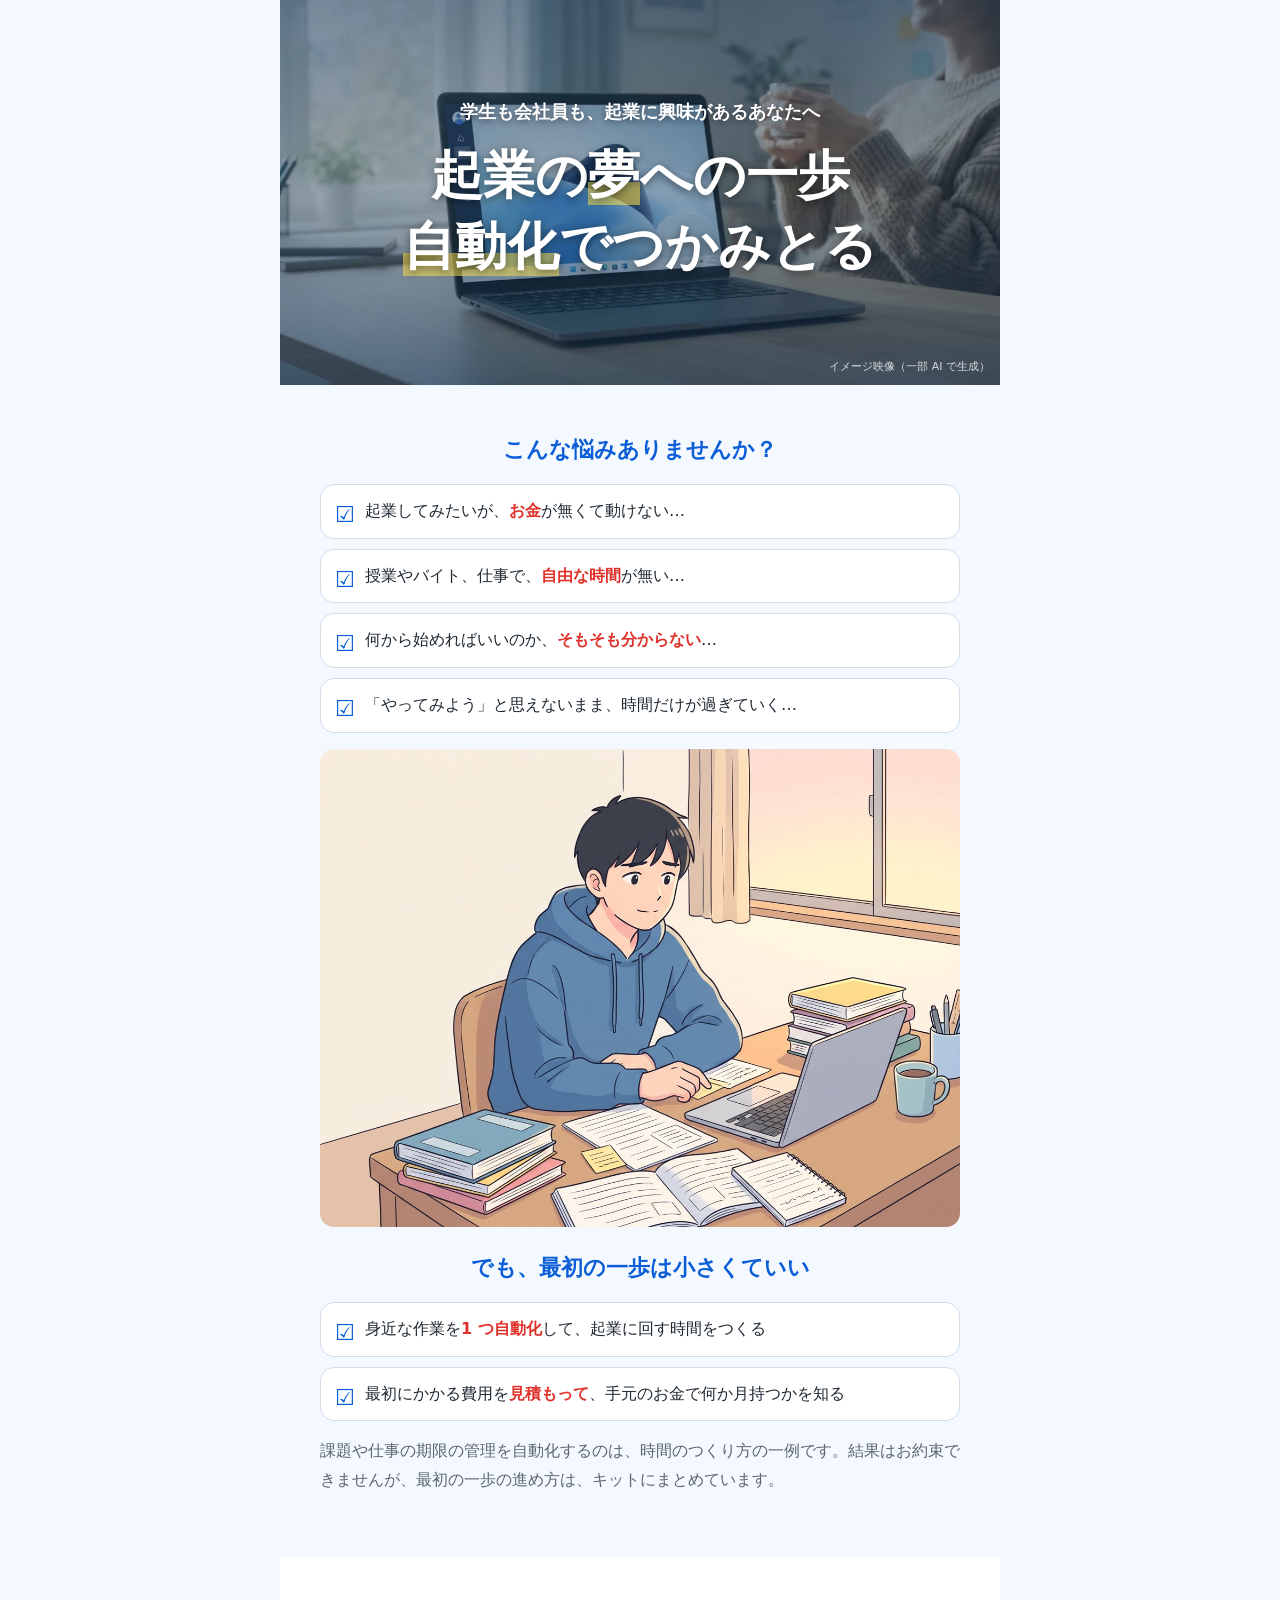
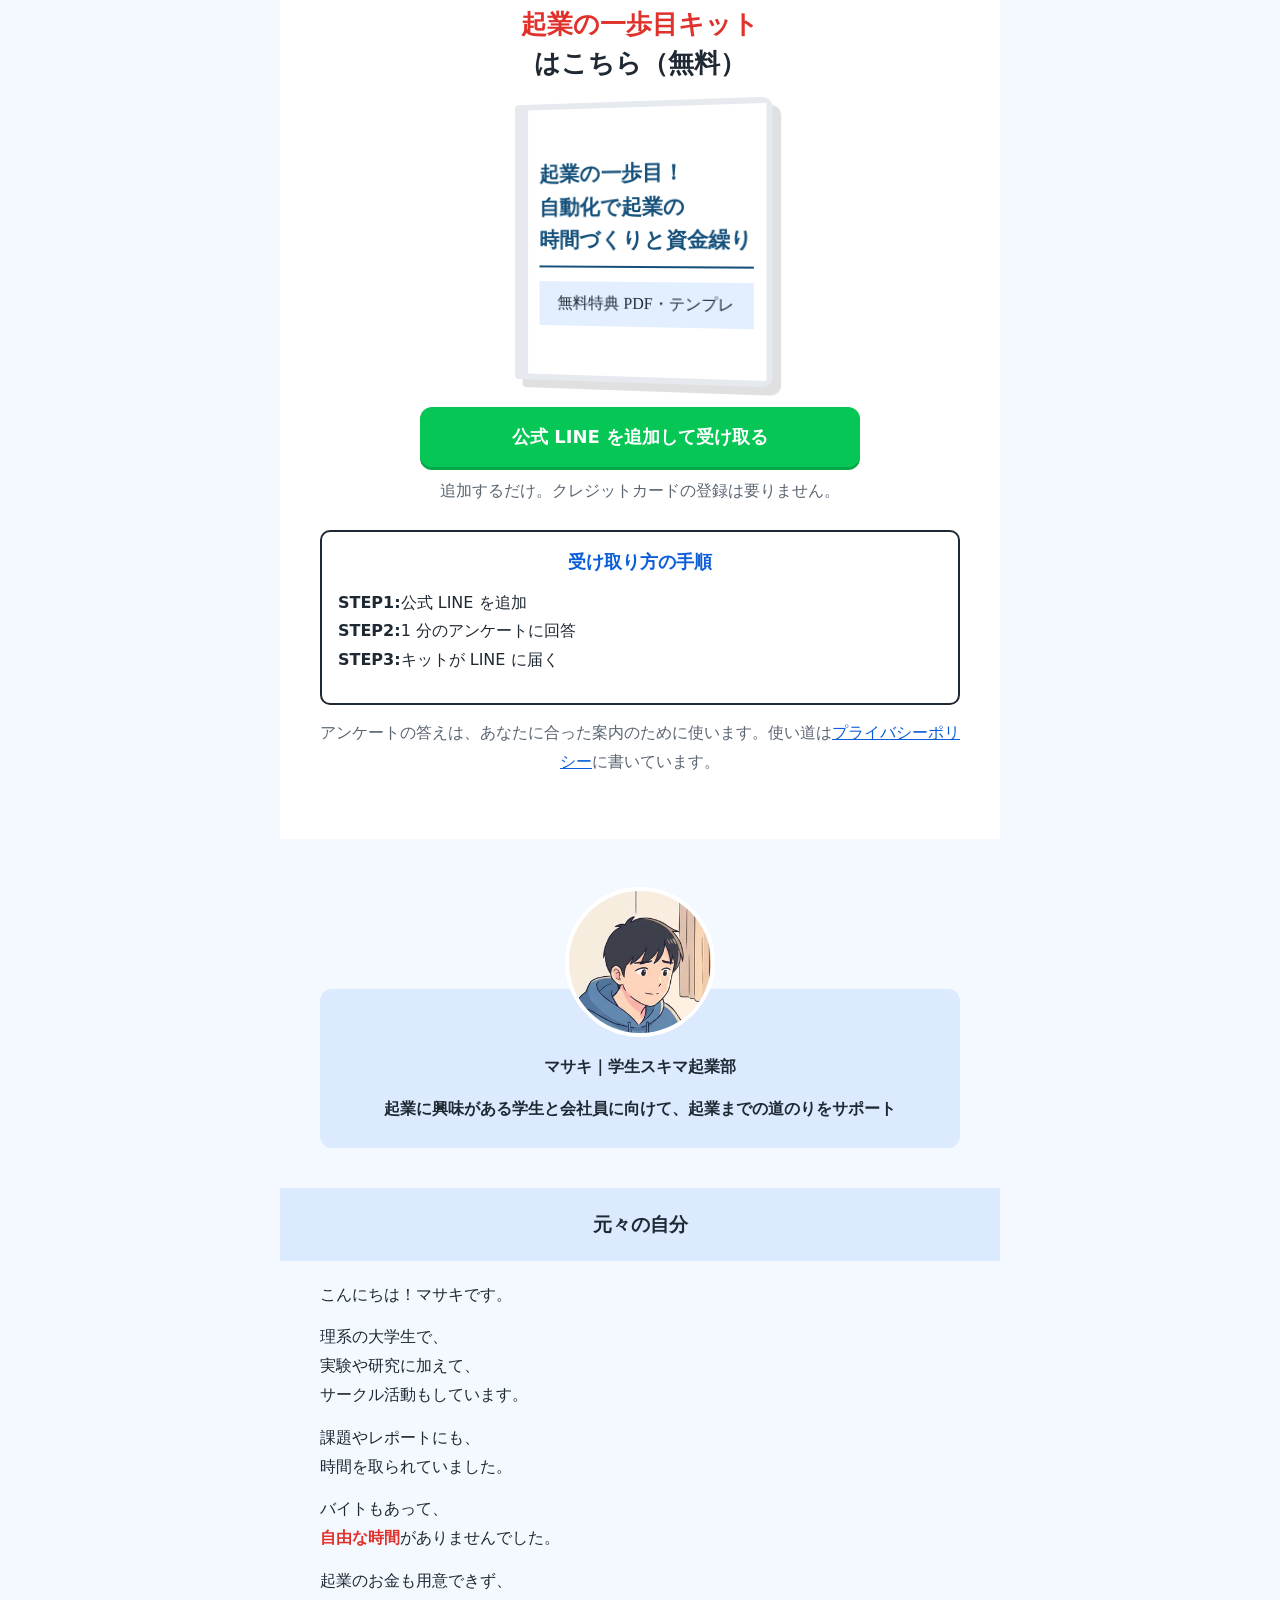
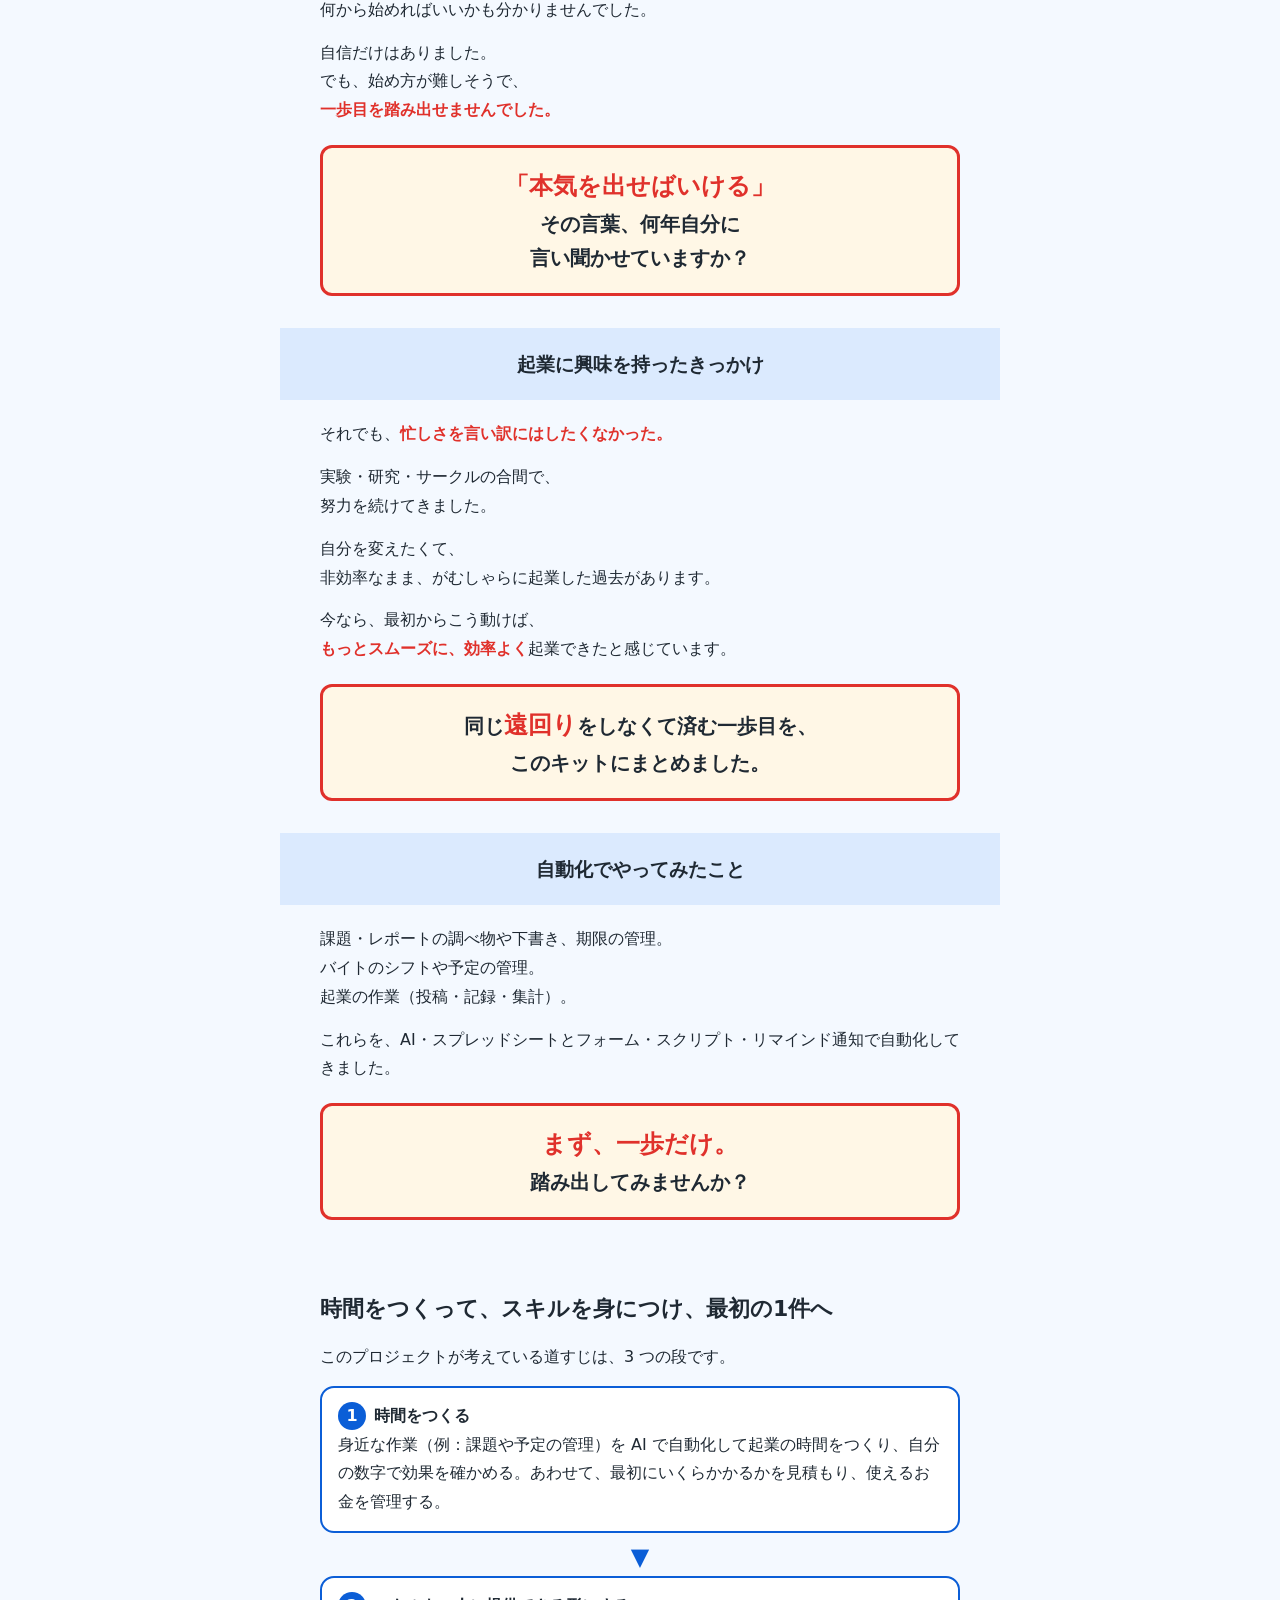
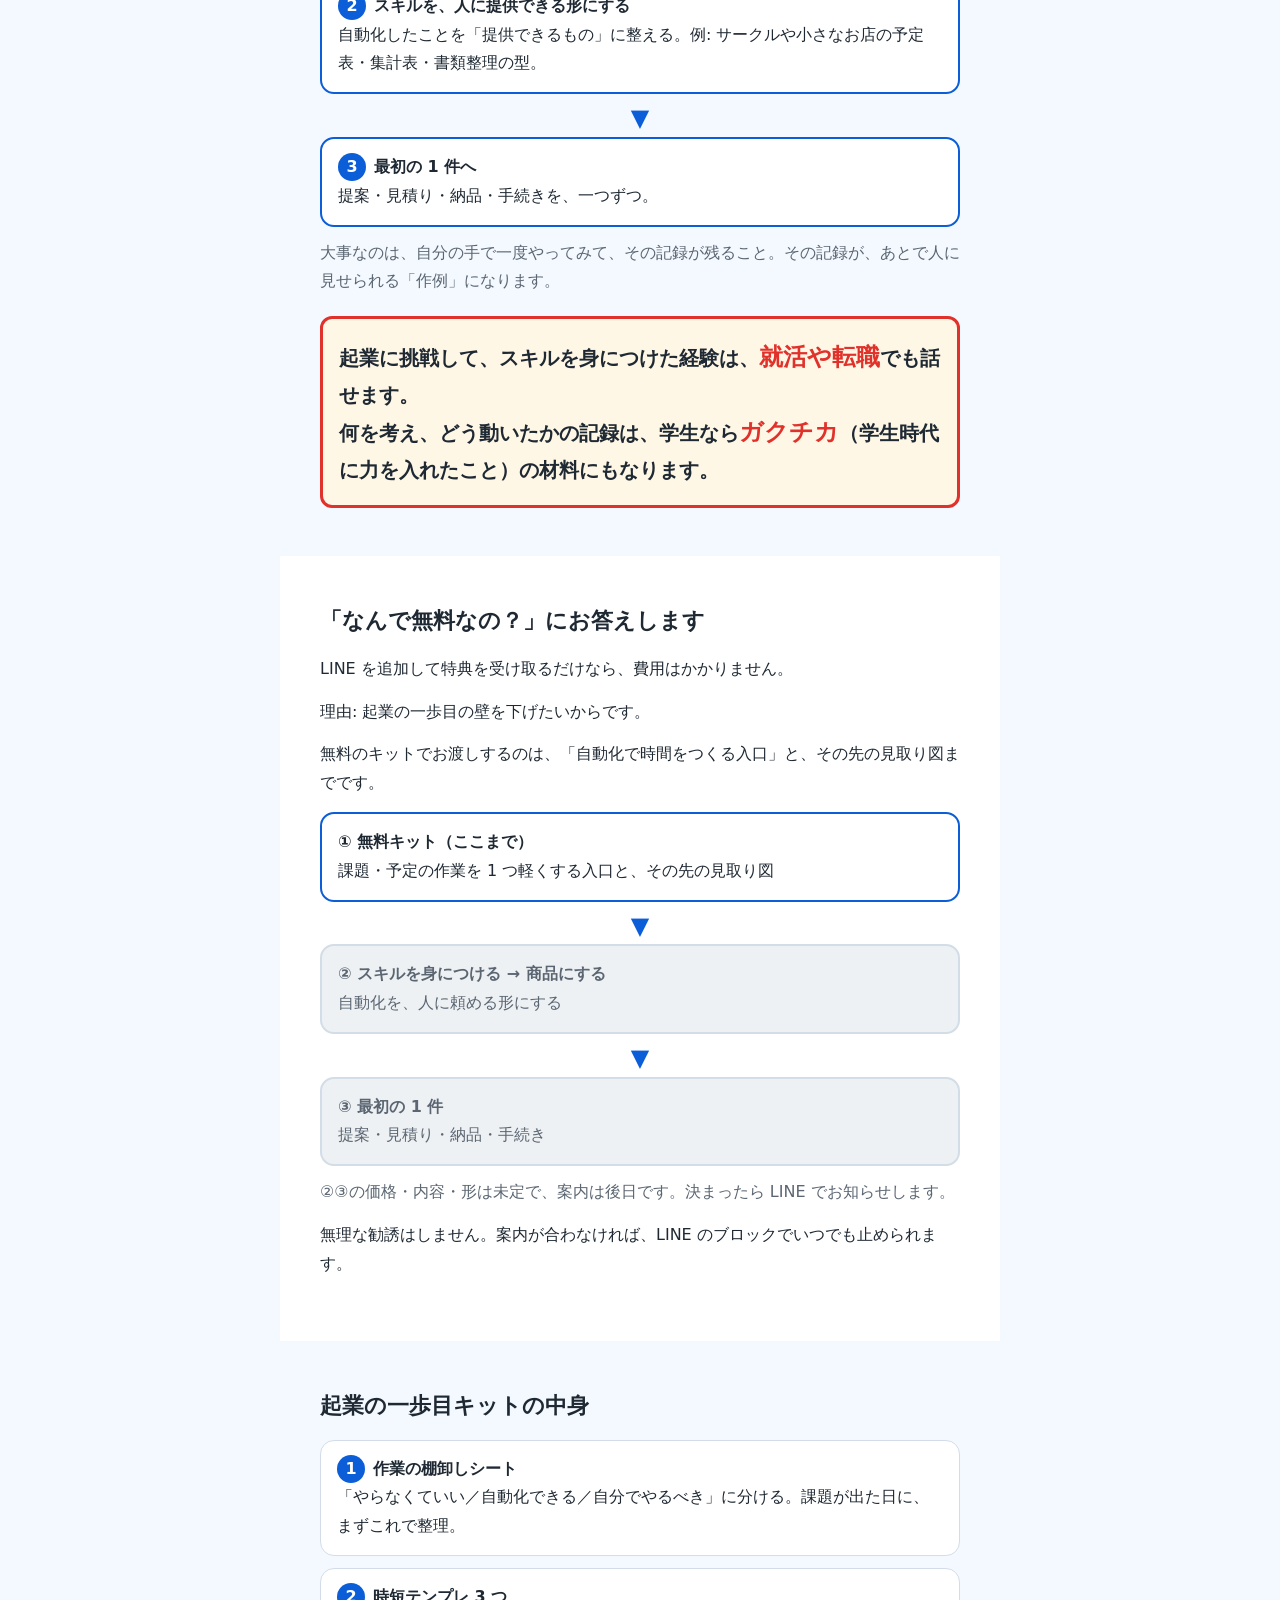
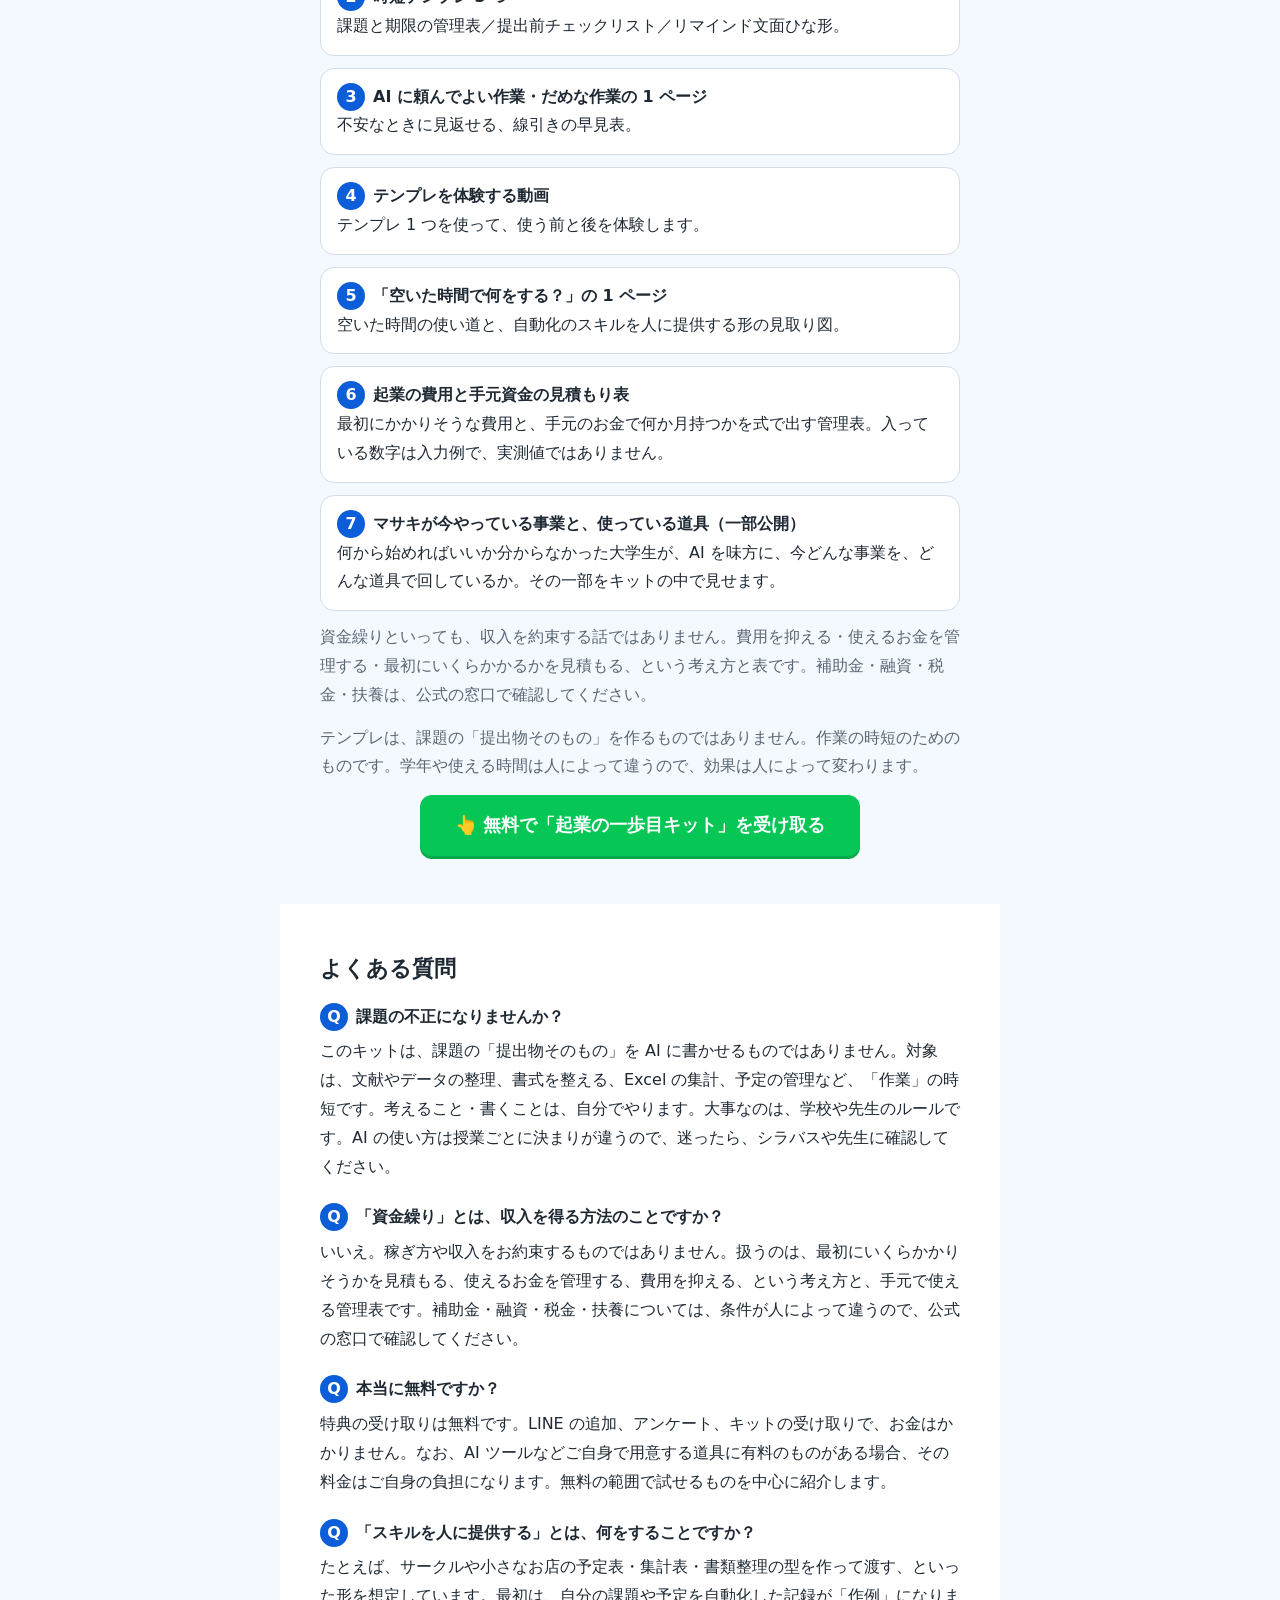
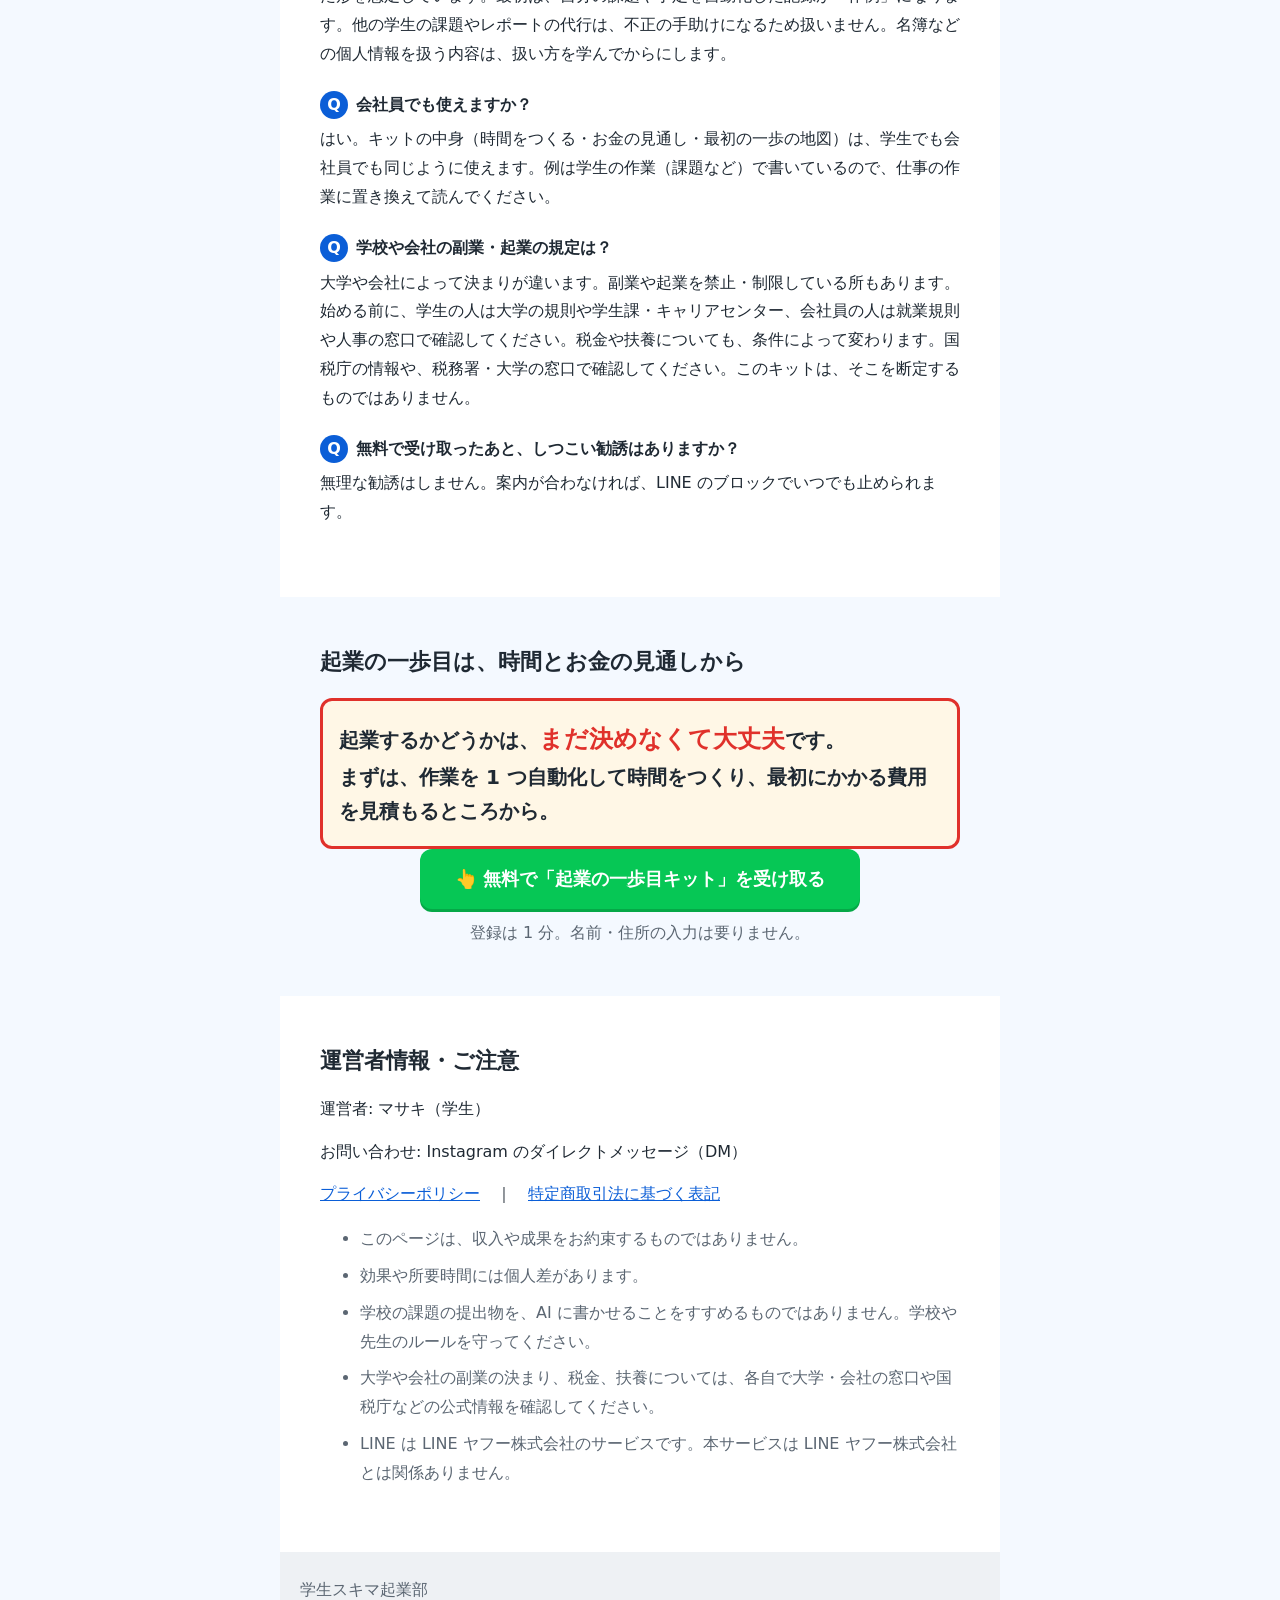
<file: index.html>
<!doctype html>
<html lang="ja">
<head>
<meta charset="utf-8">
<meta name="viewport" content="width=device-width, initial-scale=1">
<!-- 公開時: 次の noindex の 1 行を削除する（README の手順 4）。 -->
<meta name="robots" content="noindex, nofollow">
<title>学生スキマ起業部｜起業の一歩目！自動化で起業の時間づくりと資金繰り</title>
<meta name="description" content="起業の一歩目に必要な「時間」と「お金の見通し」を、自動化と資金繰りの考え方でつくる学生のための入口。課題の自動化は時間のつくり方の例。起業の一歩目キットをLINEで無料配布しています。">
<meta property="og:type" content="website">
<meta property="og:locale" content="ja_JP">
<meta property="og:site_name" content="学生スキマ起業部">
<meta property="og:title" content="学生スキマ起業部｜起業の一歩目！自動化で起業の時間づくりと資金繰り">
<meta property="og:description" content="起業の一歩目！自動化で起業の時間づくりと資金繰り。起業の一歩目キットをLINEで無料配布。">
<meta property="og:url" content="https://skima-kigyo.github.io/">
<meta property="og:image" content="https://skima-kigyo.github.io/assets/ogp.png">
<meta name="twitter:card" content="summary_large_image">
<meta name="theme-color" content="#0b5ed7">
<link rel="icon" type="image/png" href="assets/favicon.png">
<link rel="apple-touch-icon" href="assets/apple-touch-icon.png">
<link rel="stylesheet" href="assets/style.css">
</head>
<body>
<div class="wrap">

<!-- 1 フック（画像の型: 大見出し → 悩み → でも → 特典 → LINE → 手順 → 運営者 → 原体験） -->
<section class="hero2 has-video">
  <video class="hero-video" src="assets/hero_agent_both.mp4" poster="assets/hero_agent.jpg" autoplay muted loop playsinline preload="metadata" aria-hidden="true"></video>
  <div class="hero-veil"></div>
  <p class="h-small">学生も会社員も、起業に興味があるあなたへ</p>
  <h1 class="h-big">起業の<span class="h-em">夢</span>への一歩<br><span class="h-em">自動化</span>でつかみとる</h1>
  <p class="hero-note">イメージ映像（一部 AI で生成）</p>
</section>

<section class="center-sec">
  <h2 class="blue">こんな悩みありませんか？</h2>
  <ul class="checklist">
    <li>起業してみたいが、<span class="r">お金</span>が無くて動けない…</li>
    <li>授業やバイト、仕事で、<span class="r">自由な時間</span>が無い…</li>
    <li>何から始めればいいのか、<span class="r">そもそも分からない</span>…</li>
    <li>「やってみよう」と思えないまま、時間だけが過ぎていく…</li>
  </ul>
  <img class="scene" src="assets/masaki.jpg" width="1200" height="896" alt="課題の本とノートパソコンに囲まれ、机で少し疲れた顔をしている大学生（イメージ）" loading="lazy">
  <h2 class="blue">でも、最初の一歩は小さくていい</h2>
  <ul class="checklist">
    <li>身近な作業を<span class="r">1 つ自動化</span>して、起業に回す時間をつくる</li>
    <li>最初にかかる費用を<span class="r">見積もって</span>、手元のお金で何か月持つかを知る</li>
  </ul>
  <p class="small">課題や仕事の期限の管理を自動化するのは、時間のつくり方の一例です。結果はお約束できませんが、最初の一歩の進め方は、キットにまとめています。</p>
</section>

<section class="gift">
  <h2 class="gift-title"><span class="r">起業の一歩目キット</span><br>はこちら（無料）</h2>
  <div class="book" role="img" aria-label="起業の一歩目キットの表紙（イメージ）">
    <div class="book-in">
      <div class="book-t">起業の一歩目！<br>自動化で起業の<br>時間づくりと資金繰り</div>
      <div class="book-m">無料特典 PDF・テンプレ</div>
    </div>
  </div>
  <a class="btn" href="https://lin.ee/NAtQcFl">公式 LINE を追加して受け取る</a>
  <p class="btn-note">追加するだけ。クレジットカードの登録は要りません。</p>
  <div class="recv">
    <h3 class="blue">受け取り方の手順</h3>
    <p><strong>STEP1:</strong>公式 LINE を追加<br><strong>STEP2:</strong>1 分のアンケートに回答<br><strong>STEP3:</strong>キットが LINE に届く</p>
  </div>
  <p class="small">アンケートの答えは、あなたに合った案内のために使います。使い道は<a href="privacy.html">プライバシーポリシー</a>に書いています。</p>
</section>

<section class="profile">
  <img class="avatar avatar-img" src="assets/masaki_face.jpg" width="150" height="150" alt="マサキ（イメージ）">
  <div class="pcard">
    <p><strong>マサキ｜学生スキマ起業部</strong></p>
    <p>起業に興味がある学生と会社員に向けて、起業までの道のりをサポート</p>
  </div>
</section>

<!-- ここから 運営者の原体験（実体験が書けなければ、この塊を丸ごと削除。創作しない） -->
<section class="story" id="story">
  <h2 class="band">元々の自分</h2>
  <div class="story-body">
    <p>こんにちは！マサキです。</p>
    <p>理系の大学生で、<br>実験や研究に加えて、<br>サークル活動もしています。</p>
    <p>課題やレポートにも、<br>時間を取られていました。</p>
    <p>バイトもあって、<br><span class="r">自由な時間</span>がありませんでした。</p>
    <p>起業のお金も用意できず、<br>何から始めればいいかも分かりませんでした。</p>
    <p>自信だけはありました。<br>でも、始め方が難しそうで、<br><span class="r">一歩目を踏み出せませんでした。</span></p>
    <p class="kyocho"><span class="r">「本気を出せばいける」</span><br>その言葉、何年自分に<br>言い聞かせていますか？</p>
  </div>
  <h2 class="band">起業に興味を持ったきっかけ</h2>
  <div class="story-body">
    <p>それでも、<span class="r">忙しさを言い訳にはしたくなかった。</span></p>
    <p>実験・研究・サークルの合間で、<br>努力を続けてきました。</p>
    <p>自分を変えたくて、<br>非効率なまま、がむしゃらに起業した過去があります。</p>
    <p>今なら、最初からこう動けば、<br><span class="r">もっとスムーズに、効率よく</span>起業できたと感じています。</p>
    <p class="kyocho">同じ<span class="r">遠回り</span>をしなくて済む一歩目を、<br>このキットにまとめました。</p>
  </div>
  <h2 class="band">自動化でやってみたこと</h2>
  <div class="story-body">
    <p>課題・レポートの調べ物や下書き、期限の管理。<br>バイトのシフトや予定の管理。<br>起業の作業（投稿・記録・集計）。</p>
    <p>これらを、AI・スプレッドシートとフォーム・スクリプト・リマインド通知で自動化してきました。</p>
    <p class="kyocho"><span class="r">まず、一歩だけ。</span><br>踏み出してみませんか？</p>
  </div>
</section>
<!-- ここまで 運営者の原体験 -->



<!-- 3 道すじ -->
<section>
  <h2>時間をつくって、スキルを身につけ、最初の1件へ</h2>
  <p>このプロジェクトが考えている道すじは、3 つの段です。</p>
  <div class="step-box">
    <span class="num">1</span><strong>時間をつくる</strong><br>身近な作業（例：課題や予定の管理）を AI で自動化して起業の時間をつくり、自分の数字で効果を確かめる。あわせて、最初にいくらかかるかを見積もり、使えるお金を管理する。
  </div>
  <div class="arrow" aria-hidden="true">▼</div>
  <div class="step-box">
    <span class="num">2</span><strong>スキルを、人に提供できる形にする</strong><br>自動化したことを「提供できるもの」に整える。例: サークルや小さなお店の予定表・集計表・書類整理の型。
  </div>
  <div class="arrow" aria-hidden="true">▼</div>
  <div class="step-box">
    <span class="num">3</span><strong>最初の 1 件へ</strong><br>提案・見積り・納品・手続きを、一つずつ。
  </div>
  <p class="small" style="margin-top:12px">大事なのは、自分の手で一度やってみて、その記録が残ること。その記録が、あとで人に見せられる「作例」になります。</p>
  <p class="kyocho">起業に挑戦して、スキルを身につけた経験は、<span class="r">就活や転職</span>でも話せます。<br>何を考え、どう動いたかの記録は、学生なら<span class="r">ガクチカ</span>（学生時代に力を入れたこと）の材料にもなります。</p>
</section>


<!-- 4 なぜ無料か -->
<section class="alt">
  <h2>「なんで無料なの？」にお答えします</h2>
  <p>LINE を追加して特典を受け取るだけなら、費用はかかりません。</p>
  <p>理由: 起業の一歩目の壁を下げたいからです。</p>
  <p>無料のキットでお渡しするのは、「自動化で時間をつくる入口」と、その先の見取り図までです。</p>
  <div class="step-box">
    <strong>① 無料キット（ここまで）</strong><br>課題・予定の作業を 1 つ軽くする入口と、その先の見取り図
  </div>
  <div class="arrow" aria-hidden="true">▼</div>
  <div class="step-box dim">
    <strong>② スキルを身につける → 商品にする</strong><br>自動化を、人に頼める形にする
  </div>
  <div class="arrow" aria-hidden="true">▼</div>
  <div class="step-box dim">
    <strong>③ 最初の 1 件</strong><br>提案・見積り・納品・手続き
  </div>
  <p class="small" style="margin-top:12px">②③の価格・内容・形は未定で、案内は後日です。決まったら LINE でお知らせします。</p>
  <p>無理な勧誘はしません。案内が合わなければ、LINE のブロックでいつでも止められます。</p>
</section>

<!-- 5 特典の中身 -->
<section>
  <h2>起業の一歩目キットの中身</h2>
  <div class="card"><span class="num">1</span><strong>作業の棚卸しシート</strong><br>「やらなくていい／自動化できる／自分でやるべき」に分ける。課題が出た日に、まずこれで整理。</div>
  <div class="card"><span class="num">2</span><strong>時短テンプレ 3 つ</strong><br>課題と期限の管理表／提出前チェックリスト／リマインド文面ひな形。</div>
  <div class="card"><span class="num">3</span><strong>AI に頼んでよい作業・だめな作業の 1 ページ</strong><br>不安なときに見返せる、線引きの早見表。</div>
  <div class="card"><span class="num">4</span><strong>テンプレを体験する動画</strong><br>テンプレ 1 つを使って、使う前と後を体験します。</div>
  <div class="card"><span class="num">5</span><strong>「空いた時間で何をする？」の 1 ページ</strong><br>空いた時間の使い道と、自動化のスキルを人に提供する形の見取り図。</div>
  <div class="card"><span class="num">6</span><strong>起業の費用と手元資金の見積もり表</strong><br>最初にかかりそうな費用と、手元のお金で何か月持つかを式で出す管理表。入っている数字は入力例で、実測値ではありません。</div>
  <div class="card"><span class="num">7</span><strong>マサキが今やっている事業と、使っている道具（一部公開）</strong><br>何から始めればいいか分からなかった大学生が、AI を味方に、今どんな事業を、どんな道具で回しているか。その一部をキットの中で見せます。</div>
  <p class="small">資金繰りといっても、収入を約束する話ではありません。費用を抑える・使えるお金を管理する・最初にいくらかかるかを見積もる、という考え方と表です。補助金・融資・税金・扶養は、公式の窓口で確認してください。</p>
  <p class="small">テンプレは、課題の「提出物そのもの」を作るものではありません。作業の時短のためのものです。学年や使える時間は人によって違うので、効果は人によって変わります。</p>
  <a class="btn" href="https://lin.ee/NAtQcFl">👆 無料で「起業の一歩目キット」を受け取る</a>
</section>

<!-- 8 Q&A -->
<section class="alt">
  <h2>よくある質問</h2>
  <div class="qa">
    <div class="q">課題の不正になりませんか？</div>
    <p>このキットは、課題の「提出物そのもの」を AI に書かせるものではありません。対象は、文献やデータの整理、書式を整える、Excel の集計、予定の管理など、「作業」の時短です。考えること・書くことは、自分でやります。大事なのは、学校や先生のルールです。AI の使い方は授業ごとに決まりが違うので、迷ったら、シラバスや先生に確認してください。</p>
  </div>
  <div class="qa">
    <div class="q">「資金繰り」とは、収入を得る方法のことですか？</div>
    <p>いいえ。稼ぎ方や収入をお約束するものではありません。扱うのは、最初にいくらかかりそうかを見積もる、使えるお金を管理する、費用を抑える、という考え方と、手元で使える管理表です。補助金・融資・税金・扶養については、条件が人によって違うので、公式の窓口で確認してください。</p>
  </div>
  <div class="qa">
    <div class="q">本当に無料ですか？</div>
    <p>特典の受け取りは無料です。LINE の追加、アンケート、キットの受け取りで、お金はかかりません。なお、AI ツールなどご自身で用意する道具に有料のものがある場合、その料金はご自身の負担になります。無料の範囲で試せるものを中心に紹介します。</p>
  </div>
  <div class="qa">
    <div class="q">「スキルを人に提供する」とは、何をすることですか？</div>
    <p>たとえば、サークルや小さなお店の予定表・集計表・書類整理の型を作って渡す、といった形を想定しています。最初は、自分の課題や予定を自動化した記録が「作例」になります。他の学生の課題やレポートの代行は、不正の手助けになるため扱いません。名簿などの個人情報を扱う内容は、扱い方を学んでからにします。</p>
  </div>
  <div class="qa">
    <div class="q">会社員でも使えますか？</div>
    <p>はい。キットの中身（時間をつくる・お金の見通し・最初の一歩の地図）は、学生でも会社員でも同じように使えます。例は学生の作業（課題など）で書いているので、仕事の作業に置き換えて読んでください。</p>
  </div>
  <div class="qa">
    <div class="q">学校や会社の副業・起業の規定は？</div>
    <p>大学や会社によって決まりが違います。副業や起業を禁止・制限している所もあります。始める前に、学生の人は大学の規則や学生課・キャリアセンター、会社員の人は就業規則や人事の窓口で確認してください。税金や扶養についても、条件によって変わります。国税庁の情報や、税務署・大学の窓口で確認してください。このキットは、そこを断定するものではありません。</p>
  </div>
  <div class="qa">
    <div class="q">無料で受け取ったあと、しつこい勧誘はありますか？</div>
    <p>無理な勧誘はしません。案内が合わなければ、LINE のブロックでいつでも止められます。</p>
  </div>
</section>

<!-- 9 最後のひと押し -->
<section>
  <h2>起業の一歩目は、時間とお金の見通しから</h2>
  <p class="kyocho">起業するかどうかは、<span class="r">まだ決めなくて大丈夫</span>です。<br>まずは、作業を 1 つ自動化して時間をつくり、最初にかかる費用を見積もるところから。</p>
  <a class="btn" href="https://lin.ee/NAtQcFl">👆 無料で「起業の一歩目キット」を受け取る</a>
  <p class="btn-note">登録は 1 分。名前・住所の入力は要りません。</p>
</section>

<!-- 10 表記 -->
<section class="alt">
  <h2>運営者情報・ご注意</h2>
  <p>運営者: マサキ（学生）</p>
  <p>お問い合わせ: Instagram のダイレクトメッセージ（DM）</p>
  <p><a href="privacy.html">プライバシーポリシー</a>　｜　<a href="tokushoho.html">特定商取引法に基づく表記</a></p>
  <ul class="notes small">
    <li>このページは、収入や成果をお約束するものではありません。</li>
    <li>効果や所要時間には個人差があります。</li>
    <li>学校の課題の提出物を、AI に書かせることをすすめるものではありません。学校や先生のルールを守ってください。</li>
    <li>大学や会社の副業の決まり、税金、扶養については、各自で大学・会社の窓口や国税庁などの公式情報を確認してください。</li>
    <li>LINE は LINE ヤフー株式会社のサービスです。本サービスは LINE ヤフー株式会社とは関係ありません。</li>
  </ul>
</section>

<div class="footer">学生スキマ起業部</div>
</div>
</body>
</html>
</file>
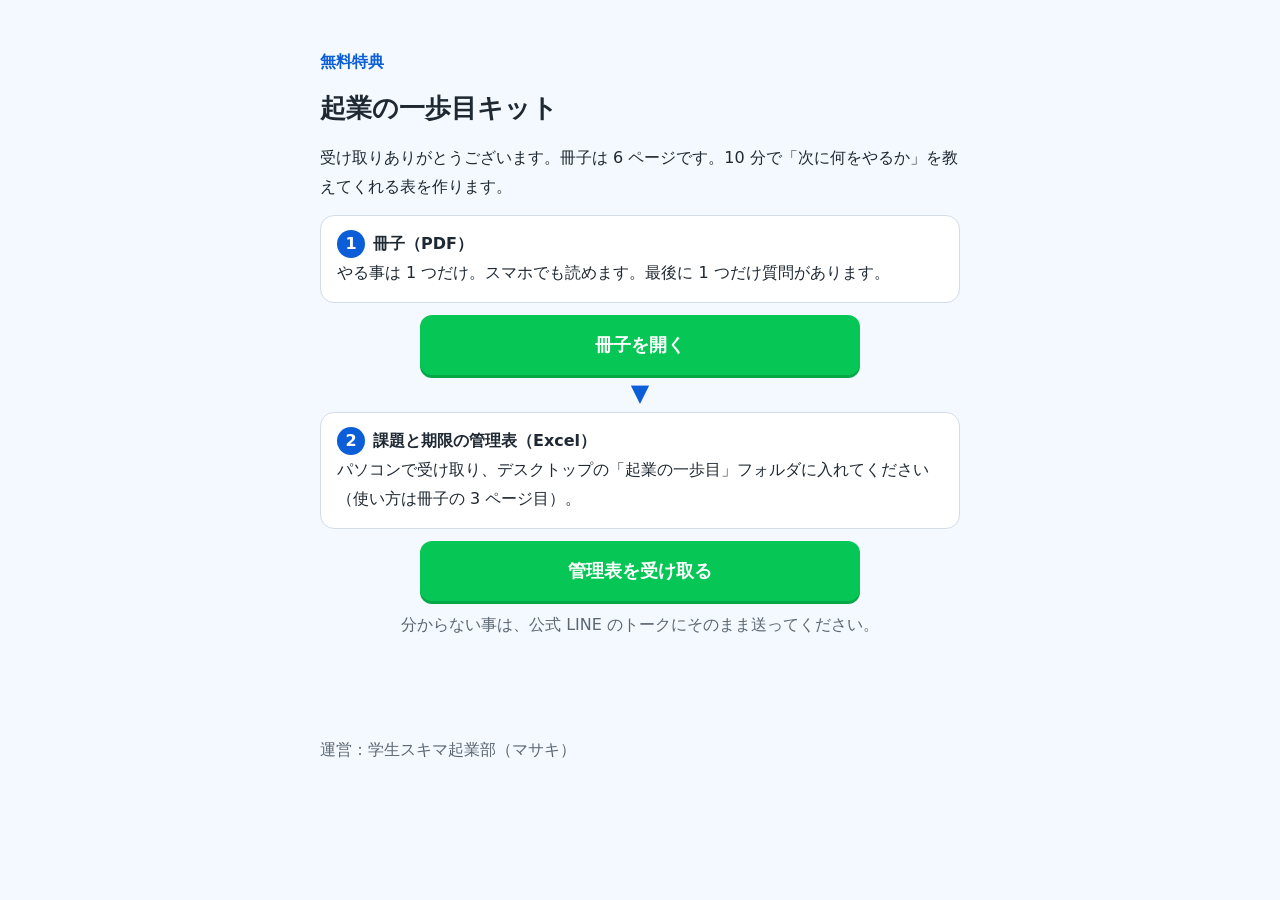
<file: kit/index.html>
<!doctype html>
<html lang="ja">
<head>
<meta charset="utf-8">
<meta name="viewport" content="width=device-width, initial-scale=1">
<meta name="robots" content="noindex, nofollow">
<title>起業の一歩目キット｜学生スキマ起業部</title>
<meta name="theme-color" content="#0b5ed7">
<link rel="icon" type="image/png" href="../assets/favicon.png">
<link rel="stylesheet" href="../assets/style.css">
</head>
<body>
<div class="wrap">
<section>
  <p class="eyebrow">無料特典</p>
  <h1>起業の一歩目キット</h1>
  <p>受け取りありがとうございます。冊子は 6 ページです。10 分で「次に何をやるか」を教えてくれる表を作ります。</p>
  <div class="card"><span class="num">1</span><strong>冊子（PDF）</strong><br>やる事は 1 つだけ。スマホでも読めます。最後に 1 つだけ質問があります。</div>
  <a class="btn" href="kigyo_kit.pdf">冊子を開く</a>
  <div class="arrow" aria-hidden="true">▼</div>
  <div class="card"><span class="num">2</span><strong>課題と期限の管理表（Excel）</strong><br>パソコンで受け取り、デスクトップの「起業の一歩目」フォルダに入れてください（使い方は冊子の 3 ページ目）。</div>
  <a class="btn" href="t/課題と期限の管理表.xlsx">管理表を受け取る</a>
  <p class="btn-note">分からない事は、公式 LINE のトークにそのまま送ってください。</p>
</section>
<footer class="block"><p class="small">運営：学生スキマ起業部（マサキ）</p></footer>
</div>
</body>
</html>
</file>
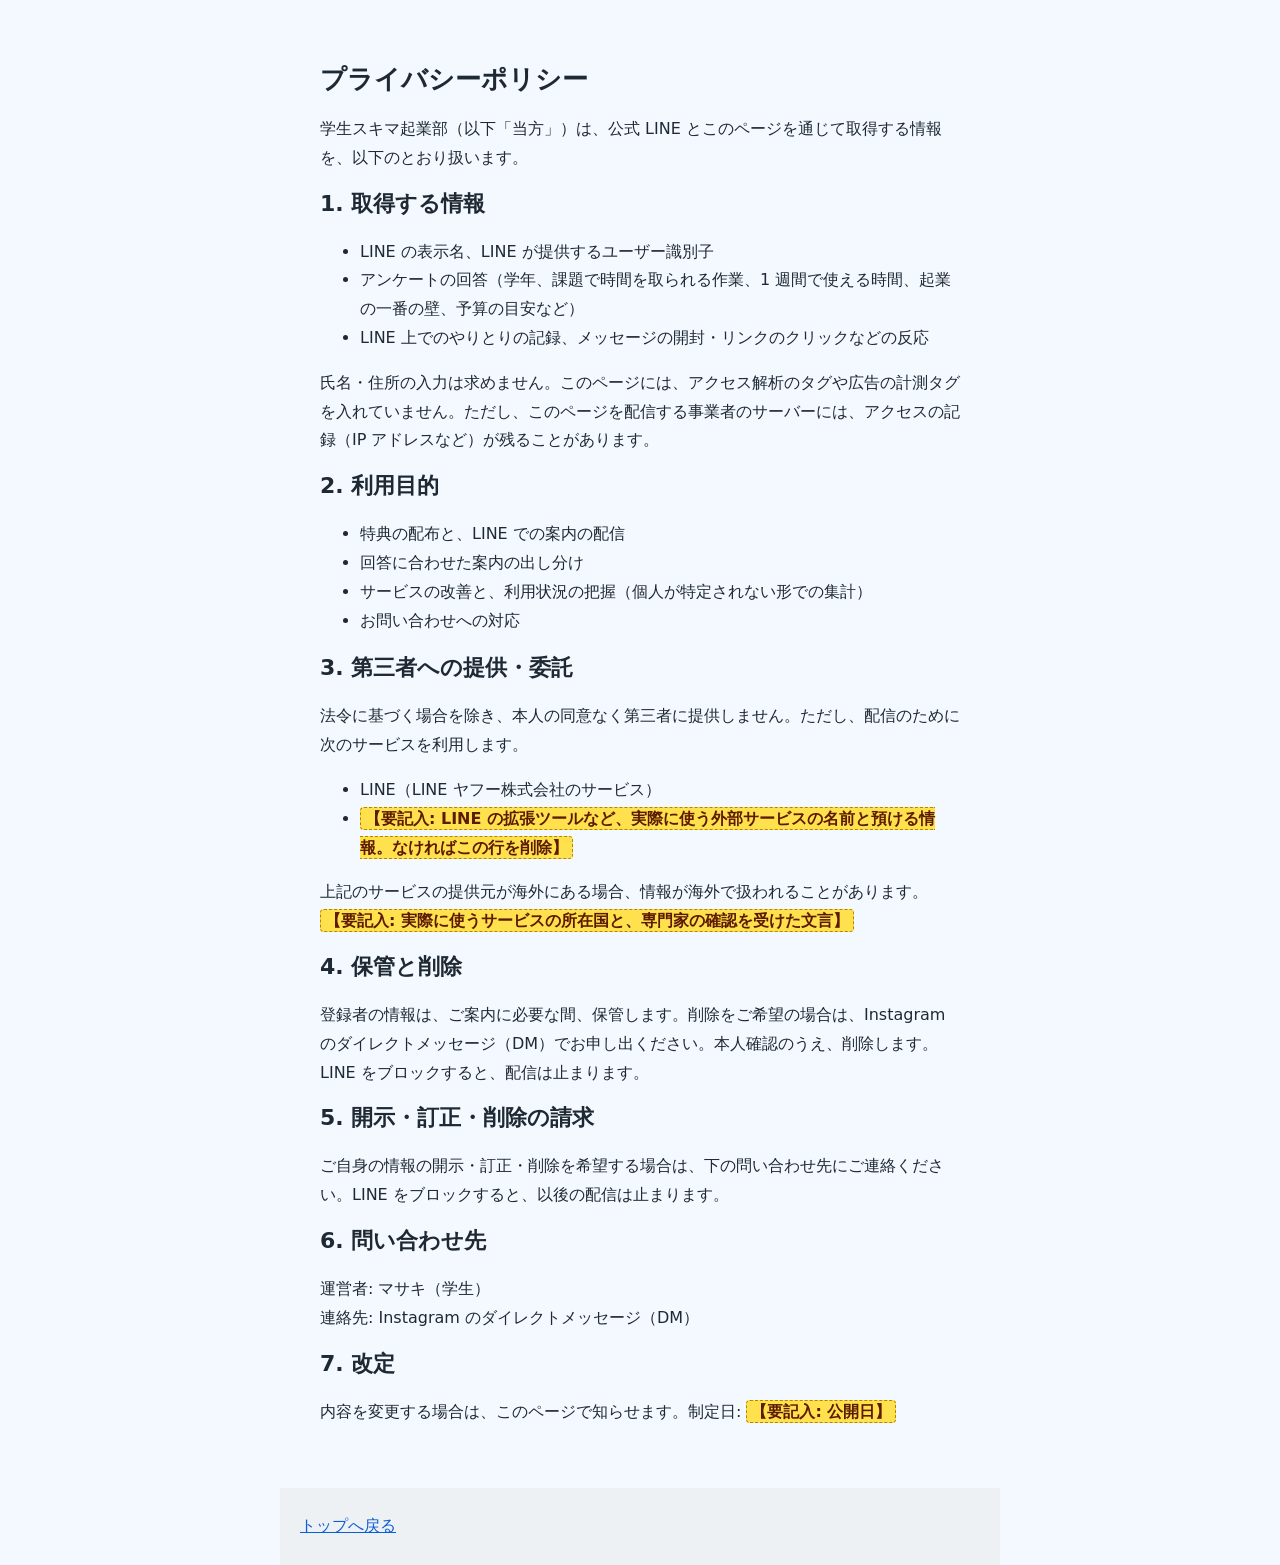
<file: privacy.html>
<!doctype html>
<html lang="ja">
<head>
<meta charset="utf-8">
<meta name="viewport" content="width=device-width, initial-scale=1">
<meta name="robots" content="noindex, nofollow">
<title>プライバシーポリシー｜学生スキマ起業部</title>
<meta name="description" content="学生スキマ起業部のプライバシーポリシーです。公式LINEで受け取る情報の使い道を書いています。">
<meta name="theme-color" content="#0b5ed7">
<link rel="icon" type="image/png" href="assets/favicon.png">
<link rel="stylesheet" href="assets/style.css">
</head>
<body>
<div class="wrap">
<section>
  <h1>プライバシーポリシー</h1>
  <p>学生スキマ起業部（以下「当方」）は、公式 LINE とこのページを通じて取得する情報を、以下のとおり扱います。</p>

  <h2>1. 取得する情報</h2>
  <ul>
    <li>LINE の表示名、LINE が提供するユーザー識別子</li>
    <li>アンケートの回答（学年、課題で時間を取られる作業、1 週間で使える時間、起業の一番の壁、予算の目安など）</li>
    <li>LINE 上でのやりとりの記録、メッセージの開封・リンクのクリックなどの反応</li>
  </ul>
  <p>氏名・住所の入力は求めません。このページには、アクセス解析のタグや広告の計測タグを入れていません。ただし、このページを配信する事業者のサーバーには、アクセスの記録（IP アドレスなど）が残ることがあります。</p>

  <h2>2. 利用目的</h2>
  <ul>
    <li>特典の配布と、LINE での案内の配信</li>
    <li>回答に合わせた案内の出し分け</li>
    <li>サービスの改善と、利用状況の把握（個人が特定されない形での集計）</li>
    <li>お問い合わせへの対応</li>
  </ul>

  <h2>3. 第三者への提供・委託</h2>
  <p>法令に基づく場合を除き、本人の同意なく第三者に提供しません。ただし、配信のために次のサービスを利用します。</p>
  <ul>
    <li>LINE（LINE ヤフー株式会社のサービス）</li>
    <li><span class="todo">【要記入: LINE の拡張ツールなど、実際に使う外部サービスの名前と預ける情報。なければこの行を削除】</span></li>
  </ul>
  <p>上記のサービスの提供元が海外にある場合、情報が海外で扱われることがあります。<span class="todo">【要記入: 実際に使うサービスの所在国と、専門家の確認を受けた文言】</span></p>

  <h2>4. 保管と削除</h2>
  <p>登録者の情報は、ご案内に必要な間、保管します。削除をご希望の場合は、Instagram のダイレクトメッセージ（DM）でお申し出ください。本人確認のうえ、削除します。LINE をブロックすると、配信は止まります。</p>

  <h2>5. 開示・訂正・削除の請求</h2>
  <p>ご自身の情報の開示・訂正・削除を希望する場合は、下の問い合わせ先にご連絡ください。LINE をブロックすると、以後の配信は止まります。</p>

  <h2>6. 問い合わせ先</h2>
  <p>運営者: マサキ（学生）<br>連絡先: Instagram のダイレクトメッセージ（DM）</p>

  <h2>7. 改定</h2>
  <p>内容を変更する場合は、このページで知らせます。制定日: <span class="todo">【要記入: 公開日】</span></p>
</section>
<div class="footer"><a href="index.html">トップへ戻る</a></div>
</div>
</body>
</html>
</file>
<file: assets/style.css>
:root {
  --bg: #f4f9ff;
  --bg-alt: #ffffff;
  --text: #1f2933;
  --muted: #5b6672;
  --accent: #0b5ed7;
  --line: #06C755;
  --line-dark: #05a847;
  --border: #d3dde8;
  --soft-yellow: #fff6d6;
  --soft-orange: #ffeede;
  --todo-bg: #ffe14d;
  --todo-text: #5c1a00;
  --check-bg: #ffd2b8;
  --warn-bg: #b3261e;
  --warn-text: #ffffff;
  --radius: 14px;
  --font: system-ui, "Yu Gothic", "Meiryo", sans-serif;
}
* { box-sizing: border-box; }
html { -webkit-text-size-adjust: 100%; }
body {
  margin: 0;
  background: var(--bg);
  color: var(--text);
  font-family: var(--font);
  font-size: 16px;
  line-height: 1.8;
}
.wrap { max-width: 720px; margin: 0 auto; overflow-wrap: anywhere; }
body { overflow-x: hidden; }
section, .block { padding: 36px 20px; }
section.hero { background: linear-gradient(180deg, #e3efff 0%, var(--bg) 100%); padding-top: 28px; }
@media (min-width: 640px) {
  section, .block { padding: 48px 40px; }
  h1 { font-size: 32px; }
  h2 { font-size: 26px; }
  .btn { max-width: 440px; margin: 0 auto; }
}
section.alt { background: var(--bg-alt); }
h1 { font-size: 26px; line-height: 1.5; margin: 12px 0 16px; }
h2 { font-size: 22px; line-height: 1.5; margin: 0 0 18px; }
h3 { font-size: 18px; margin: 0 0 8px; }
p { margin: 0 0 14px; }
.eyebrow { font-size: 16px; color: var(--accent); font-weight: 700; margin: 0; }
.small { font-size: 16px; color: var(--muted); }
.btn {
  display: flex; align-items: center; justify-content: center;
  width: 100%; min-height: 56px; padding: 14px 16px;
  background: var(--line); color: #fff; font-size: 18px; font-weight: 700;
  text-align: center; text-decoration: none; border-radius: 12px;
  box-shadow: 0 3px 0 var(--line-dark);
}
.btn:active { transform: translateY(2px); box-shadow: 0 1px 0 var(--line-dark); }
.btn-note { font-size: 16px; color: var(--muted); margin: 10px 0 0; text-align: center; }
.todo {
  background: var(--todo-bg); color: var(--todo-text);
  font-weight: 700; padding: 1px 4px; border-radius: 4px;
  border: 1px dashed #b38600;
}
.check {
  background: var(--check-bg); color: var(--todo-text);
  font-weight: 700; padding: 1px 4px; border-radius: 4px;
  border: 1px dashed #b34700;
}
.draft-banner {
  background: var(--warn-bg); color: var(--warn-text);
  padding: 16px 20px; font-weight: 700; font-size: 16px; line-height: 1.7;
}
.checklist { list-style: none; padding: 0; margin: 0 0 16px; }
.checklist li {
  background: var(--bg-alt); border: 1px solid var(--border); border-radius: var(--radius);
  padding: 12px 14px 12px 44px; margin-bottom: 10px; position: relative;
}
.checklist li::before {
  content: "\2611"; position: absolute; left: 14px; top: 10px; font-size: 22px; color: var(--accent);
}
.callout { background: var(--soft-yellow); border-radius: var(--radius); padding: 16px; margin: 16px 0; }
.notice { background: var(--soft-orange); border-radius: var(--radius); padding: 16px; margin: 16px 0; }
.card {
  background: var(--bg-alt); border: 1px solid var(--border); border-radius: var(--radius);
  padding: 14px 16px; margin-bottom: 12px;
}
section.alt .card { background: var(--bg); }
.card .num, .step-box .num {
  display: inline-block; min-width: 28px; height: 28px; line-height: 28px; text-align: center;
  background: var(--accent); color: #fff; border-radius: 50%; font-weight: 700; margin-right: 8px; font-size: 16px;
}
.arrow { text-align: center; font-size: 24px; color: var(--accent); margin: 4px 0; line-height: 1.2; }
.timeline { list-style: none; padding: 0 0 0 22px; margin: 0; border-left: 3px solid var(--accent); }
.timeline li { position: relative; margin-bottom: 18px; padding-left: 14px; }
.timeline li::before {
  content: ""; position: absolute; left: -31px; top: 8px; width: 14px; height: 14px;
  background: var(--accent); border-radius: 50%;
}
.step-box { border: 2px solid var(--accent); border-radius: var(--radius); padding: 14px 16px; margin-bottom: 10px; background: var(--bg-alt); }
.step-box.dim { border-color: var(--border); background: #eef1f4; color: var(--muted); }
.qa { margin-bottom: 22px; }
.qa .q { font-weight: 700; margin-bottom: 6px; }
.qa .q::before {
  content: "Q"; display: inline-block; width: 28px; height: 28px; line-height: 28px; text-align: center;
  background: var(--accent); color: #fff; border-radius: 50%; margin-right: 8px; font-size: 16px;
}
a { color: var(--accent); }
table.legal { width: 100%; table-layout: fixed; border-collapse: collapse; font-size: 16px; }
table.legal th, table.legal td { border: 1px solid var(--border); padding: 10px; text-align: left; vertical-align: top; background: var(--bg-alt); }
table.legal th { width: 34%; background: #e8eef5; }
.notes li { margin-bottom: 8px; }
.svg-icon { width: 56px; height: 56px; display: block; margin: 0 auto 8px; }
.footer { background: #eef1f4; padding: 24px 20px; font-size: 16px; color: var(--muted); }

@media (max-width: 420px) {
  h1 { font-size: 24px; }
  table.legal th { width: 30%; }
  table.legal th, table.legal td { padding: 8px; }
}
img { max-width: 100%; height: auto; }

/* ===== フォーマット例に合わせた縦長 LP（スマホ中心） ===== */
.hero2 { background: linear-gradient(160deg, #0b2a4a 0%, #14507a 55%, #0f766e 100%); color: #fff; text-align: center; padding: 56px 20px 48px; }
.h-small { font-size: 18px; font-weight: 700; margin: 0 0 8px; text-shadow: 0 2px 6px rgba(0,0,0,.45); }
.h-big { font-size: 38px; line-height: 1.35; margin: 12px 0 16px; text-shadow: 0 2px 8px rgba(0,0,0,.5); }
.h-em { color: #fff; background: linear-gradient(transparent 62%, rgba(255,225,77,.55) 62%); }
.center-sec { text-align: center; }
.center-sec .checklist, .center-sec p { text-align: left; }
h2.blue, h3.blue { color: var(--accent); text-align: center; }
.r { color: #e0312b; font-weight: 700; }
.big { font-size: 20px; text-align: center; }
.gift { background: var(--bg-alt); text-align: center; }
.gift-title { font-size: 26px; text-align: center; }
.book { width: 260px; max-width: 84%; margin: 8px auto 24px; padding: 6px 6px 6px 14px; background: #e6eaee; border-radius: 4px 10px 10px 4px; box-shadow: 8px 8px 0 rgba(0,0,0,.12); transform: perspective(600px) rotateY(-8deg); }
.book-in { background: #fff; padding: 16px 12px; text-align: left; font-family: "Yu Mincho", "Hiragino Mincho ProN", serif; min-height: 270px; display: flex; flex-direction: column; justify-content: center; }
.book-t { font-size: 21px; font-weight: 700; line-height: 1.6; color: #14507a; border-bottom: 2px solid #14507a; padding-bottom: 8px; }
.book-m { margin: 14px 0 0; padding: 8px; background: #e3efff; font-size: 16px; text-align: center; }
.recv { border: 2px solid var(--text); border-radius: 10px; padding: 14px 16px; margin: 24px 0 14px; text-align: left; background: var(--bg-alt); }
.recv h3 { margin-bottom: 10px; }
.profile { background: var(--bg); text-align: center; padding-bottom: 8px; }
.avatar { width: 150px; height: 150px; border-radius: 50%; background: #dfe7ef; margin: 0 auto -48px; position: relative; z-index: 1; display: flex; align-items: center; justify-content: center; font-size: 13px; line-height: 1.5; padding: 24px; }
.pcard { background: #dbeafe; border-radius: 12px; padding: 64px 18px 24px; font-weight: 700; text-align: center; }
.pcard p:last-child { margin: 0; }
.story { padding: 0 0 24px; background: var(--bg); }
.band { background: #dbeafe; text-align: center; font-size: 19px; padding: 22px 16px; margin: 32px 0 20px; }
.story-body { padding: 0 24px; }
@media (min-width: 640px) { .h-big { font-size: 52px; } .story-body { padding: 0 40px; } }
@media (max-width: 380px) { .h-big { font-size: 32px; } .h-small { font-size: 16px; } }
.ini{font-size:64px;font-weight:700;color:#14507a}
.scene { display: block; width: 100%; height: auto; border-radius: var(--radius); margin: 4px 0 24px; }
.avatar-img { padding: 0; object-fit: cover; border: 4px solid #fff; display: block; }

.kyocho { margin: 20px 0 0; padding: 18px 16px; font-size: 20px; font-weight: 700; line-height: 1.7; background: #fff7e6; border: 3px solid #e0312b; border-radius: 12px; }
.kyocho .r { font-size: 24px; }
.story-body .kyocho { text-align: center; }

/* 冒頭の背景動画（2026-11-25）。動画が無い・止まる時は .hero2 の色がそのまま出る */
.hero2.has-video { position: relative; overflow: hidden; padding: 96px 20px 88px; }
.hero2.has-video > *:not(.hero-video):not(.hero-veil) { position: relative; z-index: 2; }
.hero-video { position: absolute; inset: 0; width: 100%; height: 100%; object-fit: cover; z-index: 0; }
.hero-veil { position: absolute; inset: 0; z-index: 1; background: linear-gradient(180deg, rgba(11,42,74,.55) 0%, rgba(11,42,74,.35) 50%, rgba(11,42,74,.65) 100%); }
.hero-note { position: absolute !important; right: 10px; bottom: 8px; margin: 0; font-size: 11px; opacity: .8; }
@media (prefers-reduced-motion: reduce) { .hero-video { display: none; } }
</file>
